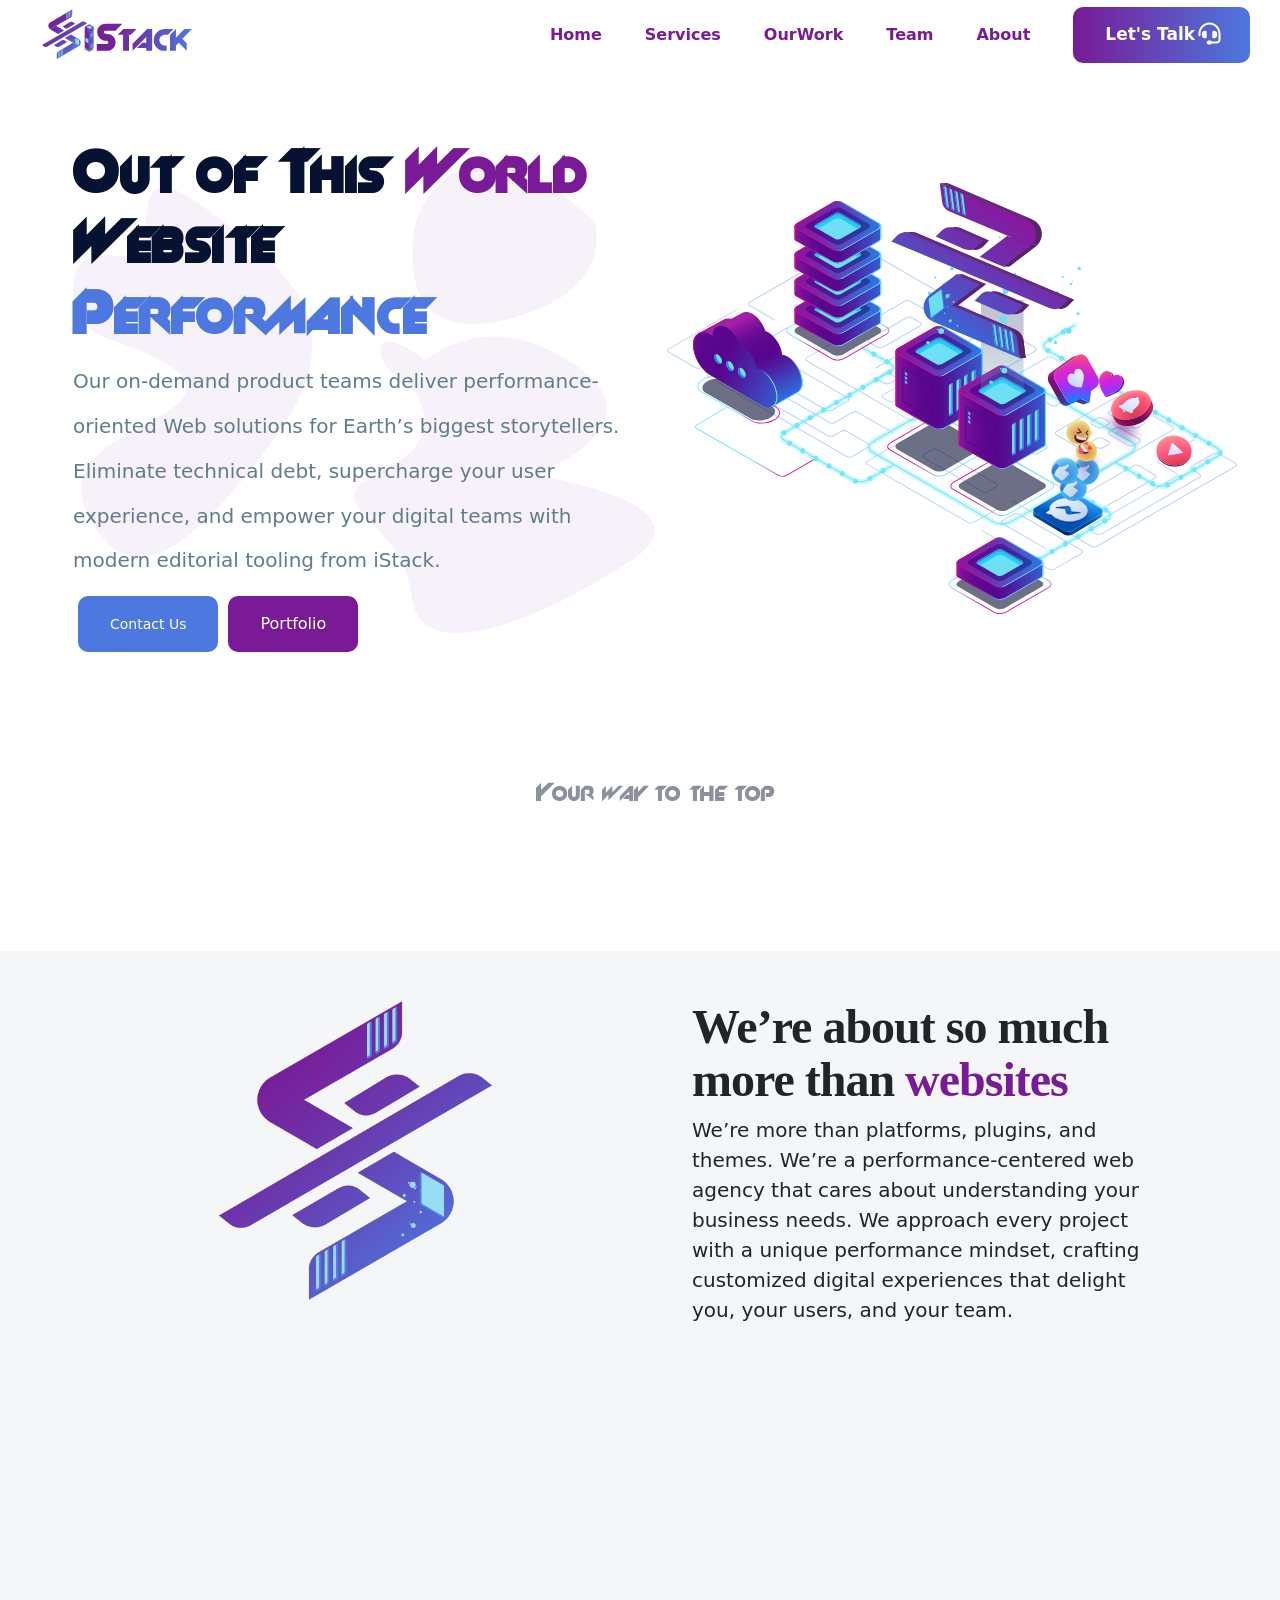
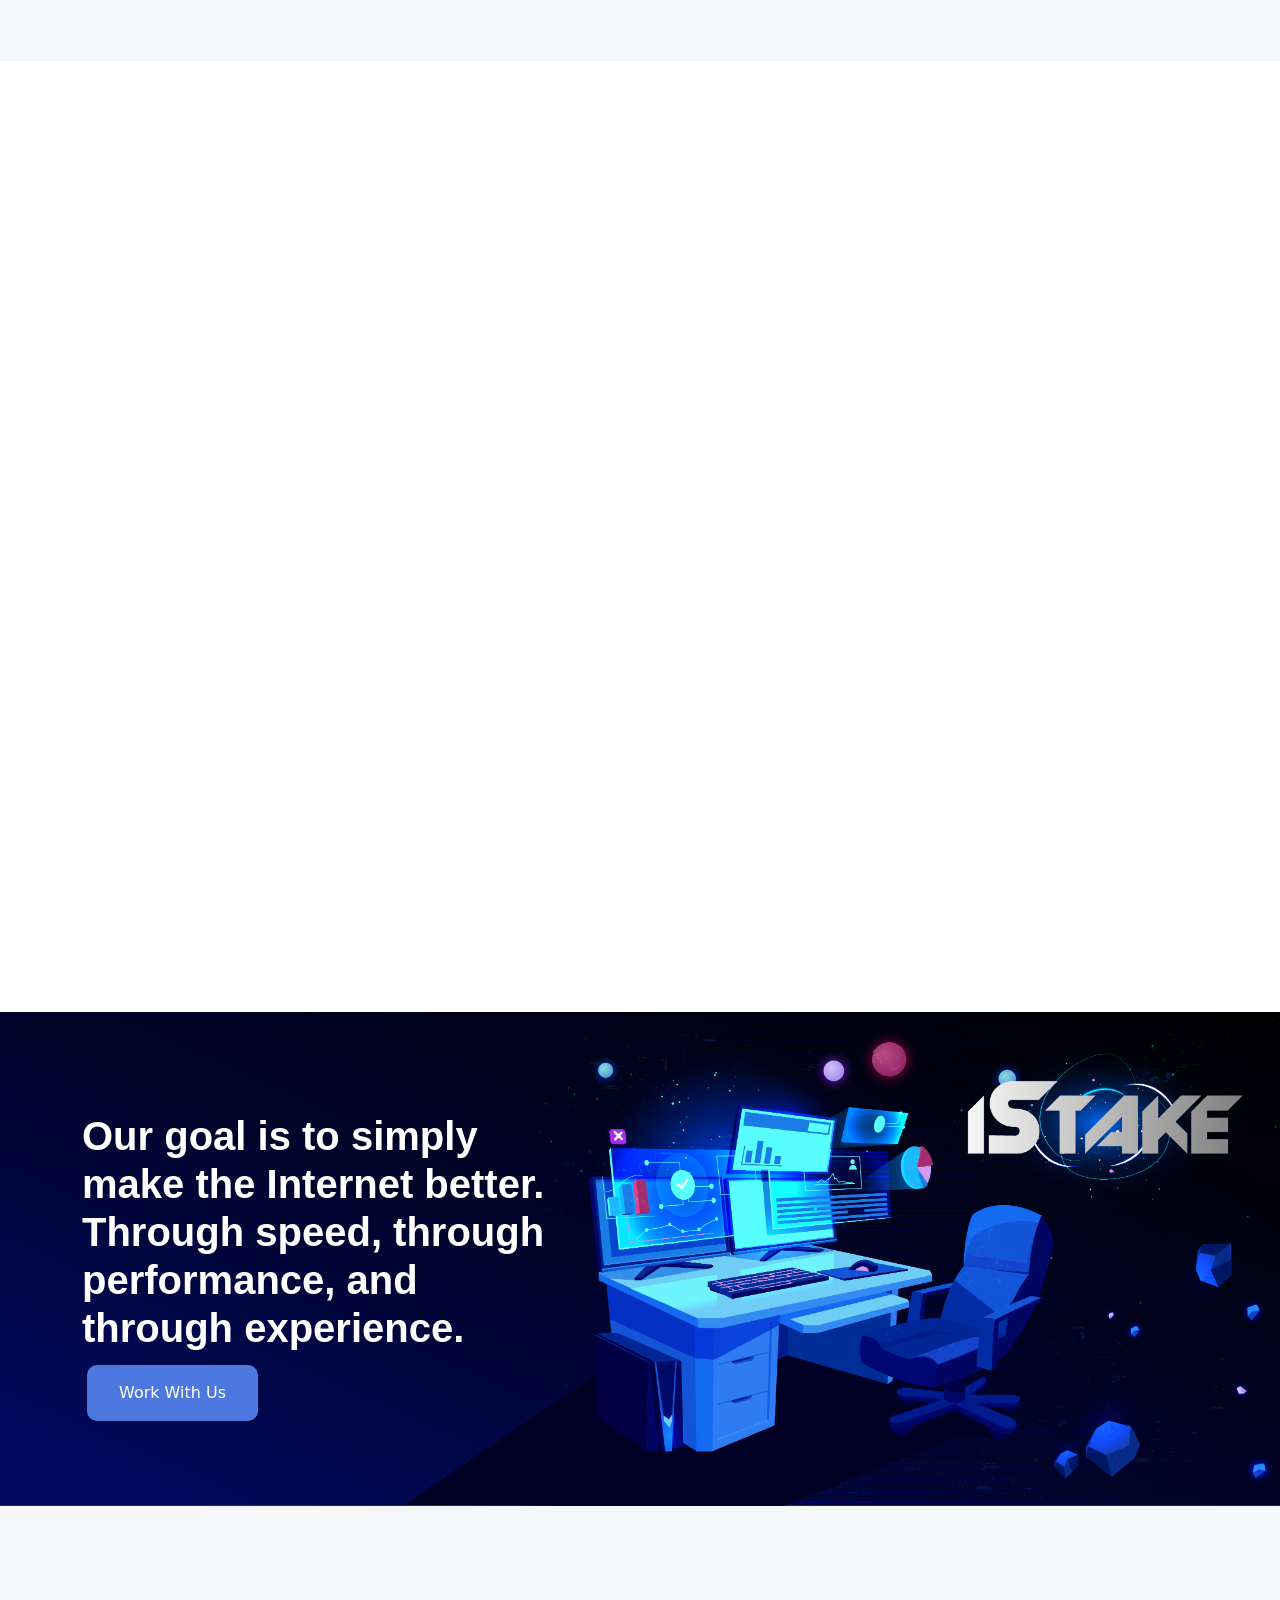
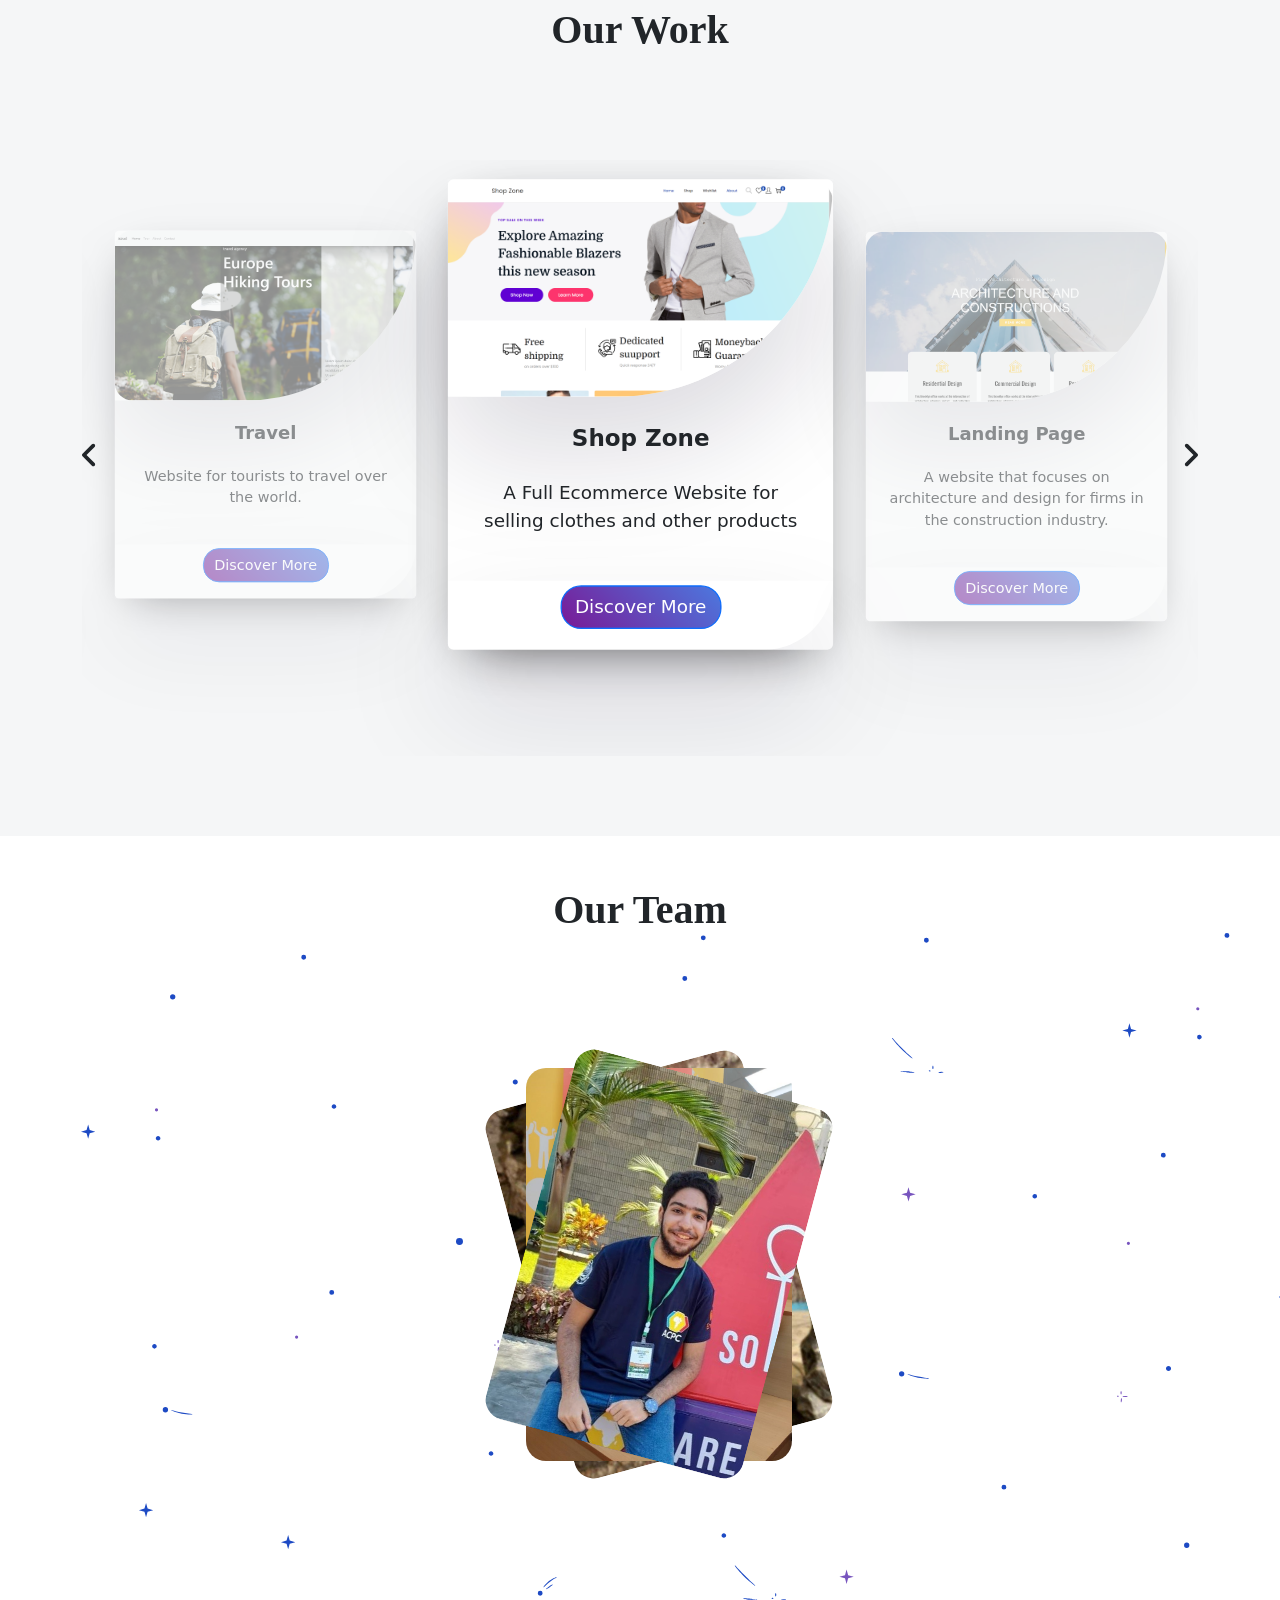
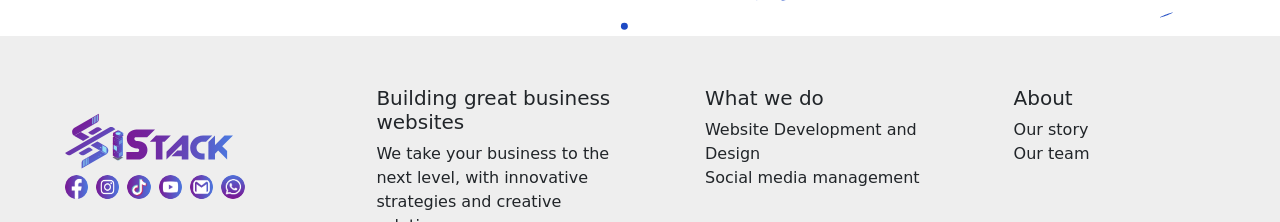
<file: index.html>
<!DOCTYPE html>
<html lang="en">
<head>
    <meta charset="UTF-8">
    <meta name="viewport" content="width=device-width, initial-scale=1.0">
    <link rel="stylesheet" href="cssFiles/css/all.min.css">
    <link rel="stylesheet" href="cssFiles/css/bootstrap.min.css">
    <link rel="stylesheet" href="aos.css">
    <link rel="stylesheet" href="style.css">
    <link rel="stylesheet" href="team.css">
    <link rel="stylesheet" href="responsive.css">
    <link rel="stylesheet" href="owl.carousel.min.css">
    <link rel="stylesheet" href="styleSlider.css">
    <link rel="icon" type="image/x-icon" href="Images/brand.png">
    <title>iStack</title>
    
</head>
<body>

    <div class="loading">
        <img src="Images/StackAnimation.gif" alt="">
    </div>
    <!-- 
        5rem 80%
        ?    100%
    -->
    <!-- <img src="Images/HOME.svg" class="RightImageEdited" alt=""  > -->
    <nav class="nav nav-bar" style="position: revert;">
        <div class="barbar"></div>
            <div class="row">
                <div class="col-lg-3" style="height: 100%;z-index: 50;">
                    <!-- <span class="LogoSpan">WebStack</span> -->
                    <img src="Images/Istack 6.svg" width="150px" alt="">
                </div>
    
                <div class="col-lg-9 RightNav" style="position: relative;
                height: 100%;
                z-index: 162;">
                    <ul class="list-unstyled">
                        <li class="list-inline-item"><a href="">Home</a></li>
                        <li class="list-inline-item"><a href="#Services">Services</a> </li>
                        <li class="list-inline-item"><a href="#OurWork">OurWork</a> </li>
                        <li class="list-inline-item"><a href="#Team"> Team</a></li>
                        <li class="list-inline-item"><a href="">About</a> </li>
                        <li class="list-inline-item"><button class="btn btn-primary TalkBtn">Let's Talk <i class="fa-solid fa-headset"></i></button> </li>
                    </ul>
                </div>
            </div>
    </nav>

    <!-- First Section -->
    <section class="FirstSection" style="padding-top: 70px; " >
        <div class="FirstContainer">
            <div class="row">
                <div class="col-lg-6 RightSideText" style="position: relative;" data-aos="fade-right">
                    <img src="Images/text background.svg" style="opacity: 20%; position: absolute;z-index: -1;" alt="">
                    <h1>Out of This 
                        <span>
                            World
                        </span> Website     
                        <br> 
                        <span style="color: #4C78DF;">Performance</span>
                    </h1>
                    <h5>
                        Our on-demand product teams deliver performance-oriented Web 
                        solutions for Earth’s biggest storytellers. Eliminate technical debt, 
                        supercharge your user experience, and empower your digital teams with modern 
                        editorial tooling from iStack.
                    </h5>
                    
                    <div style="display: flex;
                    justify-content: center;">
                        <button class="LearnBtn" style="font-size: 14px;">Contact Us</button>
                        <button class="LearnBtn">Portfolio</button>
                    </div>
                    

                </div>
                <div class="col-lg-6 RightImage" style="display: flex;justify-content: center; 
                align-items: center;" data-aos="fade-left" >
                <!-- data-aos="fade-left" -->
                    <img  src="Images/HOME.svg" width="100%" alt="">
                </div>
                <div class="col-lg-12 BrandContainer">
                    <div class="row">

                        <div class="col-lg-12 BrandHeader" data-aos="fade-down">
                            <h3>Your way to the top</h3>
                        </div>
                        

                        <div class="col-lg-3 Brand" data-aos="fade-right">
                            <img src="Images/Asp2.png" width="120px" alt="" >
                            <span>Asp.Net</span>
                        </div>

                        <div class="col-lg-3 Brand" data-aos="fade-right">
                            <img src="Images/React.png" width="70px" alt="">
                            <span>React</span>
                        </div>

                        <div class="col-lg-3 Brand" data-aos="fade-left">
                            <img src="Images/Angular.png" width="80px" alt="" >
                            <span>Angular</span>
                        </div>

                        <div class="col-lg-3 Brand"  data-aos="fade-left">
                            <img src="Images/Wordpress.png" width="80px" alt="">
                            <span>Wordpress</span>
                        </div>

                    </div>
                </div>
            </div>
        </div>

    </section>
    <div data-aos="fade-down" style="display: none !important; width: 100%; display: flex; justify-content: center;align-items: start; position: relative;">
        <img src="Images/UnderLine.png" width="50%" alt="" style="position: absolute; top: -55px;z-index: 1;">
        <img src="Images/UnderLine.png" width="50%" alt="" style="position: absolute; top: -55px; left: 50%; z-index: 1;">
    </div>
    <section class="WeAreSection">
        <div class="container">
            <div class="row">
                <div class="col-lg-6 WeAreLeft">
                    <img src="Images/brand.png" width="50%" alt="">
                </div>
                <div class="col-lg-6 WeAreRight">
                    <h1>    
                        We’re about so much <br> more than <span> websites</span>
                    </h1>
                    <h5>
                        We’re more than platforms, plugins, 
                        and themes. We’re a performance-centered 
                        web agency that cares about  understanding 
                        your business needs. We approach every project with a 
                        unique performance mindset, crafting customized digital 
                        experiences that delight you, your users, and your team.
                    </h5>
                    
                </div>
                
            </div>
        </div>
    </section>
    <section class="ConsCardsSection" style="overflow: hidden; padding-bottom: 80px;">
        <div class="container">
            <div class="row">
                <div class="col-lg-4"  data-aos="fade-right">
                    <div class="card CardsCons">
                        <h4>Page Speed</h4>
                        <span>How quickly can you deliver a digital experience to your users?
                        </span>
                    </div>
                </div>
                <div class="col-lg-4" data-aos="flip-right"> 
                    <div class="card CardsCons">
                        <h4>Delightful Outcomes</h4>
                        <span>How easily can users navigate and use your site?
                        </span>
                    </div>
                </div>               
                <div class="col-lg-4" data-aos="fade-left">
                    <div class="card CardsCons">
                        <h4>Reliability</h4>
                        <span>How well does your site continue to deliver the best possible experience?
                        </span>
                    </div>
                </div>
            </div>
        </div>

        <div data-aos="fade-up"  style="display: none !important; width: 100%; display: flex; justify-content: center;align-items: start; position: relative;">
            <img src="Images/UnderLine.png" width="50%" alt="" style="transform: rotate(180deg); position: absolute; bottom: -130px;z-index: 1;">
            <img src="Images/UnderLine.png" width="50%" alt="" style="transform: rotate(180deg); position: absolute; bottom: -130px; right: 50%; z-index: 1;">
        </div>
    </section>

    <section id="Services" class="ServicesSection">
        <div class="Servcontainer">
            <div class="row">
                <div class="col-lg-12 ServicesHeader" style="padding: 20px;" data-aos="fade-down">
                    <h1>Our Services</h1>
                </div>

                <div class="row" style="justify-content: center;">
                    




                                        <!-- Landing Pages Card -->

                    
                                        <div class="col-lg-5 card CardsContainer ServicesCard" style="height: auto; padding: 0;
                                        box-shadow: rgba(60, 64, 67, 0.3) 0px 1px 2px 0px, rgba(60, 64, 67, 0.15) 0px 2px 6px 2px;                    
                                        border-radius: 20px !important;" data-aos="fade-right">
                                            <div class="" style="padding-left: 30px; height: 100%;">
                    
                                                <div class="row" style="height: 100%;"> 
                    
                                                    <div class="col-lg-5" style="display: flex; justify-content: center; flex-direction: column;">
                                                        <div class="col-lg-12 ServicesCardHeader">
                                                            <h1 style="font-family: slant; font-size: 45px; text-wrap: nowrap; color: #5e1473;">Landing <br> Pages</h1>
                                                        </div>
                                                        <div class="col-lg-12 CardText">
                                                            <span style="color: #5e1473;">Eye-catching designs and high-performance optimization to boost conversions and maximize your returns.</span>
                                                        </div>
                                                        <div class="col-lg-12 DiscoverBtn">
                                                            <a class="btn" style=" background-color: #5e1473; color: white; padding: 10px 12px 10px 12px; font-size: 14px; border-radius: 20px;" href="">Read More</a>
                                                        </div>
                                                    </div>
                    
                                                    <div class="col-lg-7">
                                                        <img src="Images/landing_pagesCard.png" width="100%" height="100%" alt="">
                                                    </div>
                                                    
                                                </div>
                    
                                            </div>
                                        </div>
                    
                    





                                        

                    <!-- Ecommerce Card -->
                    <div class="col-lg-5 card CardsContainer ServicesCard" style="height: auto; padding: 0;
                    box-shadow: rgba(60, 64, 67, 0.3) 0px 1px 2px 0px, rgba(60, 64, 67, 0.15) 0px 2px 6px 2px;                    
                    border-radius: 20px !important;" data-aos="fade-left">
                    <div class="" style="padding-left: 30px; height: 100%;">

                        <div class="row" style="height: 100%;">

                            <div class="col-lg-5" style="display: flex; justify-content: center; flex-direction: column;">
                                <div class="col-lg-12 ServicesCardHeader">
                                    <h1 style="font-family: slant; font-size: 45px; text-wrap: nowrap; color: #9e005d;">Ecommerce <br> Solutions</h1>
                                </div>
                                <div class="col-lg-12 CardText">
                                    <span style="color: #9e005d;">Empower your online presence with powerful, flexible platforms for seamless growth and success.</span>
                                </div>
                                <div class="col-lg-12 DiscoverBtn">
                                    <a class="btn" style=" background-color: #9e005d; color: white; padding: 10px 12px 10px 12px; font-size: 14px; border-radius: 20px;" href="">Read More</a>
                                </div>
                            </div>

                            <div class="col-lg-7">
                                <img src="Images/ecommerce_card.png" width="100%" height="100%" alt="">
                            </div>
                            
                        </div>

                    </div>
                </div>
                    

                    <!-- Portfolio card -->
                    <div class="col-lg-5 card CardsContainer ServicesCard" style="height: auto; padding: 0;
                        box-shadow: rgba(60, 64, 67, 0.3) 0px 1px 2px 0px, rgba(60, 64, 67, 0.15) 0px 2px 6px 2px;                    
                        border-radius: 20px !important;" data-aos="fade-right">
                        <div class="" style="padding-left: 30px; height: 100%;">

                            <div class="row" style="height: 100%;">

                                <div class="col-lg-5" style="display: flex; justify-content: center; flex-direction: column;">
                                    <div class="col-lg-12 ServicesCardHeader">
                                        <h1 style="font-family: slant; font-size: 45px; text-wrap: nowrap; color: #2B6299;">Portfolio</h1>
                                    </div>
                                    <div class="col-lg-12 CardText">
                                        <span style="color: #2B6299;">Elevate your brand with our captivating portfolio, showcasing excellence in design and innovation.</span>
                                    </div>
                                    <div class="col-lg-12 DiscoverBtn">
                                        <a class="btn btn-primary" style=" background-color: #2B6299; color: white; padding: 10px 12px 10px 12px; font-size: 14px; border-radius: 20px;" href="">Read More</a>
                                    </div>
                                </div>

                                <div class="col-lg-7">
                                    <img src="Images/portCard.png" width="100%" height="100%" alt="">
                                </div>
                                
                            </div>

                        </div>
                    </div>








                    






<!-- Platforms Card -->


                    
                    <div class="col-lg-5 card CardsContainer ServicesCard" style="height: auto; padding: 0;
                    box-shadow: rgba(60, 64, 67, 0.3) 0px 1px 2px 0px, rgba(60, 64, 67, 0.15) 0px 2px 6px 2px;                    
                    border-radius: 20px !important;" data-aos="fade-left">
                        <div class="" style="padding-left: 30px;height: 100%;">

                            <div class="row" style="height: 100%;">

                                <div class="col-lg-5" style="display: flex; justify-content: center; flex-direction: column;">
                                    <div class="col-lg-12 ServicesCardHeader">
                                        <h1 style="font-family: slant; font-size: 45px; text-wrap: nowrap; color: #3c36ba;">Platforms</h1>
                                    </div>
                                    <div class="col-lg-12 CardText">
                                        <span style="color: #3c36ba;">Empower your online presence with powerful, flexible platforms for seamless growth and success.</span>
                                    </div>
                                    <div class="col-lg-12 DiscoverBtn">
                                        <a class="btn btn-primary" style=" background-color: #3c36ba; color: white; padding: 10px 12px 10px 12px; font-size: 14px; border-radius: 20px;" href="">Read More</a>
                                    </div>
                                </div>

                                <div class="col-lg-7">
                                    <img src="Images/platformsCard.png" width="100%" height="100%" alt="">
                                </div>
                                
                            </div>

                        </div>
                    </div>










                    
                </div>
                



            </div>
        </div>
    </section>



    <section class="GoalSection">
        <div class="container">
            <div class="row">
                <div class="col-lg-6  GoalHeader">
                    <div class="row">
                        <div class="col-lg-12 GoalHeaderContainer">
                            <h1>Our goal is to simply make 
                                the Internet better. Through speed, 
                                through performance, and through experience.
                            </h1>
                        </div>
                        <div class="col-lg-12">
                            <button class="LearnBtn">Work With Us</button>
                        </div>
                    </div>
                </div>
                <!-- <div class="col-lg-6">
                    <img src="Images/Goal.png" width="100%" alt="">
                </div> -->
            </div>
        </div>
    </section>



    <section id="OurWork" class="OurWorkSection">
        <div class="container">
            <div class="row WorkCardsContainer">
                <div class="col-lg-12 WorkHeader">
                    <h1>
                        Our Work
                    </h1>
                </div>
                <div class="col-lg-12">
                    <div id="slider" class="pt-5">
                        <div>
                            <div class="slider">
                                <div class="owl-carousel">
                                    <div class="slider-card">
                                        <div class="d-flex justify-content-center align-items-center mb-4">
                                            <img src="Images/Ecommerce1.png" alt="" >
                                        </div>
                                        <h5 class="mb-0 text-center"><b>Shop Zone</b></h5>
                                        <p class="text-center p-4">A Full Ecommerce Website for selling clothes and other products                                        </p>
                                        <div class="col-lg-12" style="
                                                display: flex;
                                                justify-content: center;
                                                align-items: center;
                                                padding-bottom: 18px;
                                                padding-top: 4px;
                                            ">
                                                <a href="https://dev-shop-zone.pantheonsite.io/" class="btn btn-primary" style="
                                                background-image: linear-gradient(45deg, #791a96,#4C78DF);
                                                border-radius: 18px;
                                            ">Discover More</a>
                                        </div>
                                    </div>
                                    <div class="slider-card">
                                        <div class="d-flex justify-content-center align-items-center mb-4">
                                            <img src="Images/LandingPageScreen.png" alt="">
                                        </div>
                                        <h5 class="mb-0 text-center"><b>Landing Page</b></h5>
                                        <p class="text-center p-4">A website that focuses on architecture and design for firms in the construction industry.</p>
                                        
                                        <div class="col-lg-12" style="
                                                display: flex;
                                                justify-content: center;
                                                align-items: center;
                                                padding-bottom: 18px;
                                                padding-top: 4px;
                                            ">
                                                <a href="https://kerolosaminfahmy.github.io/Template1-/" class="btn btn-primary" style="
                                                background-image: linear-gradient(45deg, #791a96,#4C78DF);
                                                border-radius: 18px;
                                            ">Discover More</a>
                                        </div>
                                    </div>
                                    <div class="slider-card">
                                        <div class="d-flex justify-content-center align-items-center mb-4">
                                            <img src="Images/PlatformScreen.png" alt="">
                                        </div>
                                        <h5 class="mb-0 text-center"><b>Elka2ed Platform</b></h5>
                                        <p class="text-center p-4">An Educational Platform for Students in High-School.</p>
                                        <div class="col-lg-12" style="
                                        display: flex;
                                        justify-content: center;
                                        align-items: center;
                                        padding-bottom: 18px;
                                        padding-top: 4px;
                                    ">
                                        <a href="http://anton123-001-site1.atempurl.com/" class="btn btn-primary" style="
                                        background-image: linear-gradient(45deg, #791a96,#4C78DF);
                                        border-radius: 18px;
                                    ">Discover More</a>
                                </div>
                                    </div>
                                    <div class="slider-card">
                                        <div class="d-flex justify-content-center align-items-center mb-4">
                                            <img src="Images/FeanScreen.png" alt="">
                                        </div>
                                        <h5 class="mb-0 text-center"><b>Fean</b></h5>
                                        <p class="text-center p-4"> online menu of food for a restaurant It allows customers to view the menu items, prices, and descriptions.</p>
                                        <div class="col-lg-12" style="
                                        display: flex;
                                        justify-content: center;
                                        align-items: center;
                                        padding-bottom: 18px;
                                        padding-top: 4px;
                                    ">
                                        <a href="https://kerolosaminfahmy.github.io/Feane/" class="btn btn-primary" style="
                                        background-image: linear-gradient(45deg, #791a96,#4C78DF);
                                        border-radius: 18px;
                                    ">Discover More</a>
                                </div>
                                    </div>
                                    <div class="slider-card">
                                        <div class="d-flex justify-content-center align-items-center mb-4">
                                            <img src="Images/CleaningScreen.png" alt="">
                                        </div>
                                        <h5 class="mb-0 text-center"><b>Cleaning company</b></h5>
                                        <p class="text-center p-4">A website for Booking cleaning services in USA.</p>
                                        <div class="col-lg-12" style="
                                        display: flex;
                                        justify-content: center;
                                        align-items: center;
                                        padding-bottom: 18px;
                                        padding-top: 4px;
                                    ">
                                        <a href="http://samanthas5starcleaning.com/" class="btn btn-primary" style="
                                        background-image: linear-gradient(45deg, #791a96,#4C78DF);
                                        border-radius: 18px;
                                    ">Discover More</a>
                                </div>
                                    </div>
                                    <div class="slider-card">
                                        <div class="d-flex justify-content-center align-items-center mb-4">
                                            <img src="Images/CinmaHub.png" alt="">
                                        </div>
                                        <h5 class="mb-0 text-center"><b>Cinema-Hub</b></h5>
                                        <p class="text-center p-4">A Full-Stack Project for watching Movies and series.</p>
                                        <div class="col-lg-12" style="
                                        display: flex;
                                        justify-content: center;
                                        align-items: center;
                                        padding-bottom: 18px;
                                        padding-top: 4px;
                                    ">
                                        <button class="btn btn-primary" style="
                                        background-image: linear-gradient(45deg, #791a96,#4C78DF);
                                        border-radius: 18px;
                                    ">Discover More</button>
                                </div>
                                    </div>
                                    <div class="slider-card">
                                        <div class="d-flex justify-content-center align-items-center mb-4">
                                            <img src="Images/AnimeScreen.png" alt="">
                                        </div>
                                        <h5 class="mb-0 text-center"><b>Anime Store</b></h5>
                                        <p class="text-center p-4">An online platform that allows customers to choose from a wide range of products.</p>
                                        <div class="col-lg-12" style="
                                        display: flex;
                                        justify-content: center;
                                        align-items: center;
                                        padding-bottom: 18px;
                                        padding-top: 4px;
                                    ">
                                        <button class="btn btn-primary" style="
                                        background-image: linear-gradient(45deg, #791a96,#4C78DF);
                                        border-radius: 18px;
                                    ">Discover More</button>
                                </div>
                                    </div>
                                    <div class="slider-card">
                                        <div class="d-flex justify-content-center align-items-center mb-4">
                                            <img src="Images/Travel.png" alt="">
                                        </div>
                                        <h5 class="mb-0 text-center"><b>Travel</b></h5>
                                        <p class="text-center p-4">Website for tourists to travel over the world.</p>
                                        <div class="col-lg-12" style="
                                        display: flex;
                                        justify-content: center;
                                        align-items: center;
                                        padding-bottom: 18px;
                                        padding-top: 4px;
                                    ">
                                        <a href="https://atn20222.github.io/Traveling/" class="btn btn-primary" style="
                                        background-image: linear-gradient(45deg, #791a96,#4C78DF);
                                        border-radius: 18px;
                                    ">Discover More</a>
                                </div>
                                    </div>
                                </div>
                            </div>
                        </div>
                    </div>
                </div>
            </div>
        </div>
    </section> 






    <section id="Team" class="TeamSection">
        <div class="container">


                <div class="row" style="justify-content: center;align-items: center;">
                    <div class="col-lg-12">
                        <h1 class="text-center">
                            Our Team
                        </h1>
                    </div>                    
                    <div class="col-lg-7 description">
                    <div class="row">
                        <div class="col-lg-5">
                        <div class="card DescriptionImage">
                            <img src="Images/Anton.jpg" alt="">
                        </div>
                        </div>
                        <div class="col-lg-7 centerFlex">
                        <p id="DescriptionText" class="DescriptionText"></p>
                        </div>
                    </div>
                    </div>
                    <div class="col-lg-5 MainSectionCards" style="height: 564px;">
                    <div role-attribute="Full-Stack Dev." descriptiontextattr="Kerollos Amin with three years of experience as a FullStack developer and is currently the head of the Web Committee at Support ASU Ain Shams University." class="TopCard card AntonCards centerFlex">
                    <img width="80%" src="Images/kerolos.jpg" alt="">
                    </div>
                    <div role-attribute="Full-Stack Dev." descriptiontextattr="Anton Abdalla FullStack developer." class="MidCard card AntonCards centerFlex">
                        <img width="80%" src="Images/Anton.jpg" alt="">
                    </div>
                    <div role-attribute="Designer" descriptiontextattr="Abdullah Mahmoud , Graphic designer and Social media manager
                    " class="BottomCard card AntonCards centerFlex">
                        <img width="80%" src="Images/Abdalla.jpg" alt="">
                    </div>
                    </div>
                </div>


            </div>
        </div>
    </section>









    <!-- 

        <section>
            <div class="container">
                <div class="row" style="display: flex; justify-content: center; align-items: center;">
                    <div class="col-lg-6">
                        <div class="row" style="height: 100%; display: flex; justify-content: center; align-items: center;">
                            <div class="col-lg-12" >
                                <img src="Images/dot.png" width="30%" height="100%" alt="">
                            </div>
                            <div class="col-lg-12">
                                <img src="Images/I.png" width="40%" height="100%" alt="">
                            </div>
                        </div>
                    </div>
                </div>
            </div>
        
        </section> -->





<footer>
    <div class="Footercontainer">
        <div class="row">
            <div class="col-lg-3">
                <img src="Images/Istack 6.svg" width="60%" alt="">
                <ul class="list-unstyled SocialFooterIcons">
                    <li class="list-inline-item"><a href=""><img src="Images/facebook.png" alt=""></a> </li>
                    <li class="list-inline-item"><a href=""><img src="Images/Instagram.png" alt=""></a> </li>
                    <li class="list-inline-item"><a href=""><img src="Images/TikTok.png" alt=""></a> </li>
                    <li class="list-inline-item"><a href=""> <img src="Images/YouTube.png" alt=""></a> </li>
                    <li class="list-inline-item"><a href="">  <img src="Images/Gmail.png" alt=""></a></li>
                    <li class="list-inline-item"> <a href=""><img src="Images/Whatsapp..png" alt=""></a></li>
                </ul>
            </div>
            <div class="col-lg-3">
                <h5>Building great business websites</h5>
                <span>
                    We take your business to the next level,
                    with innovative strategies and creative solutions.
                </span>
            </div>
            <div class="col-lg-3">
                <h5>
                    What we do
                </h5>
                <ul class="list-unstyled">
                    <li class="list-item">Website Development and Design</li>
                    <li class="list-item">Social media management</li>
                </ul>
            </div>
            <div class="col-lg-3">
                <h5>
                    About
                </h5>
                <ul class="list-unstyled">
                    <li class="list-item">Our story</li>
                    <li class="list-item">Our team</li>
                </ul>
            </div>
            <div class="col-lg-12" style="display: flex;justify-content: center;align-items: start;">
                <hr style="background-color: #791a96; width: 60%;">
            </div>
            <div class="col-lg-8 CopyRights">
                <span>2023© iStack - All rights reserved - Terms of Use - Privacy Policy </span>
            </div>

        </div>
    </div>

</footer>


    <script src="https://ajax.googleapis.com/ajax/libs/jquery/3.6.0/jquery.min.js"></script>
    <script src="owl.carousel.min.js"></script>
    <script src="main.js"></script>
    <script src="team.js"></script>
        <script src="cssFiles/js/all.min.js"></script>
        <script src="cssFiles/js/bootstrap.bundle.min.js"></script>
    <script src="aos.js"></script>
    <script>
        AOS.init({
    duration: 1200,
    });
    </script>
</body>
</html>
</file>
<file: style.css>
*{
    box-sizing: border-box;
    padding: 0;
    margin: 0;
}
body{
    position: relative;
    overflow-x: hidden;

}
.loading{
    display: flex;
    justify-content: center;
    align-items: center;
    position: fixed;
    height: 100vh;
    width: 100%;
    z-index: 10000;
    background-color: white;

}
.loading img{
    width: 300px;
}
section{
    overflow: hidden;

}
@font-face {
    font-family: 'Slant';
    src: url('fonts/Slant/SLANT.TTF');
    
  }
  @font-face {
    font-family: 'Croiss';
    src: url('fonts/CroissantOne/CroissantOne-Regular.ttf');
    
  }
nav{
    position: sticky;
    z-index: 1000;
    top: 0;
    background-color: #061231;
    background-color: white;
    min-height:70px;
    display: flex;
    justify-content: center;
    align-items: center ;
    transition: all .5s ease-in-out;
}
nav .row{
    height: 100%;
    width: 100%;
    padding-left: 30px;
}
.LogoSpan{
    font-family: Slant;
    color: white;
    font-size: 40px;
}

.RightNav{
    height: 100%;
    display: flex;
    justify-content: end;
    align-items: center;
    align-self: center;
    padding-right: 30px;

}
.RightImageEdited{
    position: absolute;
    top: 0;
    z-index: 100;
    width: 100%;
    right: -366px;
    height: 717px;
    transform: translateX(100%);
    opacity:0;
    transition: all .8s ease-in-out;

}
.FadeImageAnimation{
    transform: translateX(0) !important;
}

.RightNav ul {
    height: 100%;
    display: contents;
}
.RightNav ul li{
    padding-left: 35px;
}
.RightNav ul li a{
    transition: all .2s linear;
    font-size: 16px;
    text-decoration: none;
    color: white;
    color: #607d8b;
    color: #791A96;
    font-weight: 600;
    
}
.RightNav ul li:hover a{
    color: #4C78DF;
}
.RightNav ul li button{
    padding: 15px 32px 15px 32px;
    /* height: 70px; */
    border: #fff;
    border-radius: 10px;
    color: #fff;
    /* background: #1d4ac4; */
    background-image: linear-gradient(90deg, #791A96, #4C78DF);
    font-weight: 600;
    font-size: 17px;
    transition: none !important;
    transition: all .3s linear;
}
.RightNav ul li button svg{
    scale: 1.3;
}
.barbar{
    height: 5px;
    width: 0%;
    position: absolute;
    bottom: -5px;
    /* background: #330b72; */
    background-image: linear-gradient(to right ,#791A96,#4C78DF);
    /* background-color: #7228a1; */
    z-index: 60;
    transition: all .5s linear;
    /* width: 100%; */
    border-bottom-right-radius: 50px;
    border-top-right-radius: 50px;
    left: 0;
    z-index: 48;
}
/* first section */
.FirstSection{
    position: relative;
    background-color: #061231;
    background-color: white;
    min-height: 700px;
    z-index: 10;
}
.FirstContainer{
    margin: 0;
    padding: 0;
    padding-left: 43px;
    padding-right: 43px;
}
.RightSideText{
    display: flex;
    justify-content: center;
    align-items: start;
    flex-direction: column;

}
.RightSideText h1{
    font-family: Cambria, Cochin, Georgia, Times, 'Times New Roman', serif;
    color: #fff;
    font-size: 4rem;
    font-weight: 600;
    letter-spacing: -1px;
    line-height: 1.1;

    font-family: Slant;
    color: #061231;
    letter-spacing: 1.5px;
}

.RightSideText h1 span{
    color:#791A96  ;
}
.RightSideText h5{
    font-weight: 400 !important;
    color: #fff;
    color: #607d8b;
    font-size: 20px;
    line-height:2.8rem;
}

.LearnBtn{
    transition: all .2s linear;
    margin-top: 8px;
    border: none;
    font-size: 16px;
    font-weight: 500;
    outline: none;
    background-color: #4C78DF !important;
    color: white;
    padding: 16px 32px 16px 32px;
    border-radius: 10px;
    margin: 5px;
}
.LearnBtn:nth-child(2){
    background-color: #791A96 !important;
    color: white;
}
.LearnBtn:nth-child(2):hover{
    background-color: #4C78DF !important;
    color: white;
}
.LearnBtn:hover{
    background-color:#791A96 !important;
    font-weight: 600;
    scale: 1.1;
}
.RightImage img{
    transition: all .5s ease-in-out;
    animation-name: ScalingAnimation;
    animation-duration: 3s;
    animation-iteration-count: infinite;
    scale: 1;
    position: relative;
    top: 0px;
}

/* 
@keyframes ScalingAnimation {
    0%{
        scale: 1.4;
        top: 15px;
    }

    100%{
        scale: 1;
        top: 15px;
    }
} */

/* .RightImage:hover img{
    scale: 1.1;
    top: 10px;
} */

.BrandContainer{
    margin-top: 100px;
    min-height: 80px;
    padding: 20px;
}
.BrandHeader{
    text-align: center;
    display: flex;
    justify-content: center;
    align-items: center;
}
.BrandHeader h3{
    text-align: center;
    display: flex;
    justify-content: center;
    align-items: center;
    color: #8b909e;
    font-family: Slant;
}

.Brand{
    text-align: center;
    display: flex;
    justify-content: center;
    align-items: center;
}
.Brand span{
    text-align: center;
    display: flex;
    justify-content: center;
    align-items: center;
    font-size: 30px;
    font-family: Croiss;
    font-weight: 800;
    color: #a8aebd;
}

.WeAreSection{
    padding-top: 50px;
    background-color: #f5f6f7;
}

.WeAreLeft{
    text-align: center;
    display: flex;
    justify-content: center;
    align-items: start;
}

.WeAreRight h1{
    font-family: Cambria, Cochin, Georgia, Times, 'Times New Roman', serif;
    font-size: 3rem;
    font-weight: 600;
    letter-spacing: -1px;
    line-height: 1.1;
    padding-left: 40px;
    padding-right: 40px;
}
.WeAreRight h1 span{
    color: #791A96;
}

.WeAreRight h5{
    line-height: 1.5;
    font-weight: 400;
    padding-left: 40px;
    padding-right: 40px;
}
.ConsCardsSection{
    padding: 40px;
    background-color: #f5f6f7;
}

.CardsContainer:nth-child(1){
    /* border-bottom-right-radius: 70px !important; */
    /* border-top-left-radius: 70px !important; */
}


.CardsContainer:nth-child(2){
    /* border-bottom-left-radius: 70px !important; */
    /* border-top-right-radius: 70px !important; */
}


.CardsContainer:nth-child(3){
    /* border-top-right-radius: 70px !important; */
    /* border-bottom-left-radius: 70px !important; */
}


.CardsContainer:nth-child(4){
    /* border-top-left-radius: 70px !important; */
    /* border-bottom-right-radius: 70px !important; */
}
.CardsCons{
    padding: 40px;
    margin: 10px;
    box-shadow: 0 0 1px rgba(0, 0, 0, 0.04), 0 0 2px rgba(0, 0, 0, 0.06), 0 4px 8px rgba(0, 0, 0, 0.04);
}
.CardsCons h4{
    font-family: Cambria, Cochin, Georgia, Times, 'Times New Roman', serif;
    font-weight: 500;
}


.ServicesSection{
    padding-top: 50px;
}
.ServicesSection .container .row{
    display: flex;
    justify-content: start;
    align-items: center;
}
.ServicesHeader{
    display: flex;
    justify-content: center;
    align-items: center;
}
.ServicesHeader h1{
    font-size: 3rem;
    font-weight: 600;
    font-family: Cambria, Cochin, Georgia, Times, 'Times New Roman', serif;

}
h1{
    font-family: Cambria, Cochin, Georgia, Times, 'Times New Roman', serif;

}
.ServicesCardHeader{
    margin-bottom: 10px !important;
}

.ServicesCard{
    outline: none;
    margin: 20px;
    margin-left: 40px;
    border: none !important;
    padding: 30px;
    /* box-shadow: 0 0 1px rgba(0, 0, 0, 0.04), 0 0 2px rgba(0, 0, 0, 0.06), 0 4px 8px rgba(0, 0, 0, 0.04); */
    border-radius: 0 !important;


}
.CardImage img{
    max-width:110px;
    min-width: 110px;
}
.CardText{
    margin-bottom: 15px !important;
}

.DiscoverBtn{
    margin-top: 10px !important;
    margin-bottom: 10px !important;
    padding-left: 20px;
}

.DiscoverBtn a{
    text-decoration: none;
    font-weight: 600;
    transition: all .2s linear;
    color: #0d6efd;
    padding: 0;
}
.DiscoverBtn a:hover{
    scale: 1.1;
    color: #1d4ac4;
    text-decoration: underline;
}


.DiscoverBtn a svg{
    padding-left:5px !important;
    /* vertical-align: -4px; */
    position: relative;
    top: 2px;
}





.GoalSection{
    background-image: url(Images/pic1.jpg);
    background-size: cover;
    background-repeat: no-repeat;
    background-position: right;
    margin-top: 100px;
}
.GoalSection .container .row{
    padding: 40px 40px 40px 0;
}
.GoalHeader{
    display: flex;
    justify-content: center;
}
.GoalHeaderContainer h1{
    color: white;
    padding-top: 20px;
    font-family: Arial, Helvetica, sans-serif !important;
    font-weight: 600;
}

.OurWorkSection{
    padding-top: 50px;
    padding-bottom: 50px;
    background-color: #f5f6f7;
}
.WorkHeader{
    text-align: center;
    padding: 50px;
}
.WorkHeader h1{
    font-size: 40px;
    font-weight: 600
}
.WorkCard{
    margin: 20px;
    transition: all .2s linear;
    border-radius: 20px;
}


.WorkCard:hover{
    box-shadow: rgba(50, 50, 93, 0.25) 0px 6px 12px -2px, rgba(0, 0, 0, 0.3) 0px 3px 7px -3px;
}


.WorkCardsContainer{
    justify-content: center !important;
}
.WorkCardContent{
    padding: 20px;
    padding-left: 40px;
}
.WorkImageContainer{
    padding: 0 !important;
    /* border-bottom-right-radius: 257px !important;
    overflow: hidden;
    box-shadow: rgba(17, 12, 46, 0.15) 0px 48px 100px 0px; */
    transition: all .3s linear;
}
.WorkCard:hover .WorkImageContainer{
    box-shadow:none;
    border-bottom-right-radius: 0px !important;

}


footer{
    /* min-height: 400px; */
    padding-top: 50px;
    padding-bottom: 10px;
    background-color: #eee;
    display: flex;
    justify-content: center;
}
footer .Footercontainer{
    width: 93%;
    display: flex;
    justify-content: center;
    margin-left: 40px;
}
footer .Footercontainer .row div:nth-child(1){
    display: flex;
    justify-content: center;
    flex-direction: column;
}
footer .Footercontainer .row div:nth-child(2){
    padding-left: 20px;
    padding-right: 40px;
    display: flex;
    justify-content: center;
    align-items: center;
    flex-direction: column;
}
footer .Footercontainer .row div:nth-child(3){
    padding-left: 45px;
}
footer .Footercontainer .row div:nth-child(4){
    padding-left: 50px;
}
footer .Footercontainer .row div span{
    display: flex;
    justify-content: center;
}
.CopyRights{
    width: 95%;
    text-align: center;
    display: flex;
    justify-content: center;
    align-items: center;
}
.CopyRights span{
    font-size: 14px;
    color:#791A96;
}
.SocialFooterIcons {
    display: flex;
}
.SocialFooterIcons li{
    width: calc(50%/6) ;
}

.SocialFooterIcons li img{
    width: 100%;
    height: 100%;
    transition: all .1s linear;
    cursor: pointer;
    position: relative;
    bottom: 0;
}
.SocialFooterIcons li:hover img{
    scale: 1.07;
    bottom: 2px;
}


/* -------------------------- */
::-webkit-scrollbar {
    width:7px;
    background-color: #ffffff;
}

::-webkit-scrollbar-track {
    border-radius: 10px;
}

::-webkit-scrollbar-thumb {
    /* border-radius: 10px; */
    background-color: #791A96;
}


::-moz-scrollbar {
    width:7px;
    background-color: #791A96;
}

::-moz-scrollbar-track {
    border-radius: 10px;
}

::-moz-scrollbar-thumb {
    /* border-radius: 10px; */
    background-color: #791A96;
}

::-ms-scrollbar {
    width:7px;
    background-color: white;
}

::-ms-scrollbar-track {
    border-radius: 10px;
}

::-ms-scrollbar-thumb {
    /* border-radius: 10px; */
    background-color: #791A96;
}


@keyframes Fading {
    0%{
        opacity: 0;
        transform: translateX(100%);
    }
    50%{
        opacity: 0.5;
        transform: translateX(50%);
    }
    100%{
        opacity: 1;
        transform: translateX(0%);
    }
}
</file>
<file: team.css>
.TeamSection{
    padding-top: 50px;
    padding-bottom: 50px;
    background-image: url(Images/stars-background.svg);
    animation:  move-stars 240s linear infinite;
}
@keyframes move-stars {
    0% {
        background-position: 0 0;
    }
    100% {
        background-position: -1920px 0;
    }
}
.TeamSection .container .row div h1{
    font-weight: 800;
}
.AntonCards{
    position: absolute !important;
    margin-left: auto;
    margin-right: auto;
    transition: all .5s ease-in-out; 
    left: 90px;
    width: 70%;
    background-color: transparent;
    cursor:pointer;
    border:none;
}

.AntonCardsActive{
    scale: 0;
    transform: translateX(-400%) !important;
}
.CardsAnimation{
    scale: 1;    
}

.TopCard{
    z-index: 30;
    
    transform: translateX(0%)  rotate(15deg)  ;
}
.BottomCard{
    z-index: 28;
    transform:translateX(0%) rotate(-15deg)  ;

}
.MidCard{
    z-index: 29;
    transform:translateX(0%)  ;
}
img{
    border-radius: 20px !important;
}
.card{
    background-color: transparent !important;
    border:none !important;
}
.centerFlex{
    display: flex;
    justify-content: center;
    align-items: center;
}
.DescriptionText{
    color: #000000;
    z-index: 30;
    text-align: center;
    font-family: Raleway;
    font-size: 18px;
    font-style: normal;
    font-weight: 800;
    line-height:20px; 
    letter-spacing: 0.5px;
    text-transform: capitalize;
}
.MainSectionCards{
    position: relative;
    height: 465px;
    display: flex;
    align-items: center;
}
.HighBoardHeader{
    padding-top: 0;
    padding-bottom: 0 !important;
    padding-left: 10px;
    color:#791A96;
    font-family: Slant;
    letter-spacing:1.5px;
    padding-bottom: 35px;
    font-style: normal;
    font-weight: 700;
    line-height: normal;
}
.description{
    display: none;    
    animation-name: OpacityAnimation;
    animation-duration: 2s;
}

.card.AntonCards.centerFlex.TopCard::after {
    width: 80%;
    position: absolute;
    background-color: #00000066;
    height: 100%;
    content:  attr(Role-attribute);
    display: flex;
    justify-content: center;
    text-align: center;
    color: white;
    align-items: center;
    border-radius: 20px;
    transform: translateY(100%);
    transition: all 0.3s linear;
    z-index: -1;
    color:#ffffff;
    font-family: Raleway;
    font-size: 30px;
    font-style: normal;
    font-weight: 800;
    line-height: 23px;
    text-transform: capitalize;
}
.card.AntonCards.centerFlex.TopCard:hover::after {
    z-index: 100 !important;
    transform: translateY(0) !important;
}







@media(max-width:991px){
    .description{
        order: 2 !important;
    }
    .description .row .col-lg-5 {
        height: min-content 
        
    }
    .DescriptionImage{
        border: none;
        align-items: center;
        height: 100%;
        background-color: transparent !important;
    }
    .DescriptionImage img{
        max-width: 80%;
        max-height: 80%
    }
    .DescriptionText{
        margin-top: 20px;
        width: 80%;
    }
    .HighBoardHeader{
        text-align: center;
    }
}
@media (min-width:560px) and (max-width:991px){
    .DescriptionImage{
        align-items: center;
    }
    .DescriptionImage img{
        max-width: 50%;
        max-height: 50%
    }
    .DescriptionText{
        width: 50%;
    }
}
@media(max-width:485px){
    .AntonCards{
        left: 50px;
    }
}
.description{
    transition: all 0.5s ease-in-out;
}
.HideSectionDes{
    opacity: 0;
}
.ActiveSectionDes{
    opacity: 1;
}
.card.AntonCards.centerFlex.TopCard{
    overflow: hidden;
}
</file>
<file: responsive.css>
@media (max-width:1286px) {
    .FirstContainer{
        margin-left: 30px;
    }
}




@media (max-width:1177px) {
    .RightImage img{
        display: block;
    }

}
@media (max-width:1100px){
    .GoalSection .container .row{
        justify-content: center;
    }
    .GoalSection{
        background-position: left;
        text-align: center;
    }
    .GoalSection .container .row{
        padding: 50px 20px 50px 20px;
    }
    footer .Footercontainer .col-lg-3:nth-child(2),footer .Footercontainer .col-lg-3:nth-child(3),footer .Footercontainer .col-lg-3:nth-child(4){
        text-align: center !important;
    }
}

@media (max-width:990px) {
    .ServicesCard{
        max-width: 500px;
    }
    .ServicesCard div .row .col-lg-7{
        order: -1;
    }
    .RightNav{
        display: none;
    }
    .FirstSection{
        padding-top: 30px !important;
    }
    .RightImage {
        order: -1;
    }
    .FirstContainer{
        margin-left: auto;
    }
    .RightSideText {
        display: flex;
        justify-content: center;
        align-items: center;
        text-align: center;
    
    }

    .WeAreSection{
        text-align: center;
    }
    .GoalHeader{
        text-align: center;
    }
    .Footercontainer{
        width: 55% !important;
        margin: 0 !important;
    }
    footer .Footercontainer .row{
        justify-content: center;
    }
    .Footercontainer .row div{ 
        align-items: center;
    }
    .SocialFooterIcons{
        justify-content: center;
        align-items: center;
    }
    footer .Footercontainer .col-lg-3{
        margin-bottom: 20px;
    }
    footer .Footercontainer .row div{
        padding: 0 !important;
    }
    footer .Footercontainer .col-lg-3 span,footer .Footercontainer .col-lg-3:nth-child(3) ul{
        display: inline-block;
        width: 50%;
    }
    footer .Footercontainer .col-lg-3:nth-child(2) h5{
        width: 50%;
    }
}
@media (max-width:660px){
    .Footercontainer{
        width: 90% !important;
    }
}
@media (max-width:437px) {
    .RightSideText h1{
        font-size: 3.5rem;
    }
    .RightSideText h5{
        font-size: 16px;
    line-height: 1.8rem;
    }
}
@media (max-width:388px) {
    .RightSideText h1{
        font-size: 3rem;
    }
    .GoalHeaderContainer h1{
        font-size: 20px;
    }
}
@media (max-width:340px) {
    .RightSideText h1{
        font-size: 2.8rem;
    }
}
</file>
<file: styleSlider.css>
.slider {
  margin-bottom: 30px;
  position: relative;
}
.slider .owl-item.active.center .slider-card {
  transform: scale(1.15);
  opacity: 1;
  /* background-image: linear-gradient(130deg, #791A96, #4C78DF); */
  background-color: white;
  /* color: #fff; */
}
.slider-card {
  background: #fff;
  padding: 0px 0px;
  margin: 50px 15px 90px 15px;
  border-radius: 5px;
  box-shadow: 0 15px 45px -20px rgb(0 0 0 / 73%);
  transform: scale(0.9);
  opacity: 0.5;
  transition: all 0.3s;
}
.slider-card div{
  border-bottom-right-radius: 257px !important;
  overflow: hidden;
  transition: all .2s linear;
  box-shadow: rgba(17, 12, 46, 0.15) 0px 48px 100px 0px;
}
.slider .owl-item.active.center .slider-card:hover div{
  box-shadow:none;
  border-bottom-right-radius: 0px !important;
}
.slider-card img {
  border-radius: 5px 5px 0px 0px;
}
.owl-nav .owl-prev {
  position: absolute;
  top: calc(50% - 25px);
  left: 0;
  opacity: 1;
  font-size: 30px !important;
  z-index: 1;
}
.owl-nav .owl-next {
  position: absolute;
  top: calc(50% - 25px);
  right: 0;
  opacity: 1;
  font-size: 30px !important;
  z-index: 1;
}
.owl-dots {
  text-align: center;
  display: none;
}
.owl-dots .owl-dot {
  height: 10px;
  width: 10px;
  border-radius: 10px;
  background: #ccc !important;
  margin-left: 3px;
  margin-right: 3px;
  outline: none;
}
.owl-dots .owl-dot.active {
  background: #791A96  !important;
}
</file>
